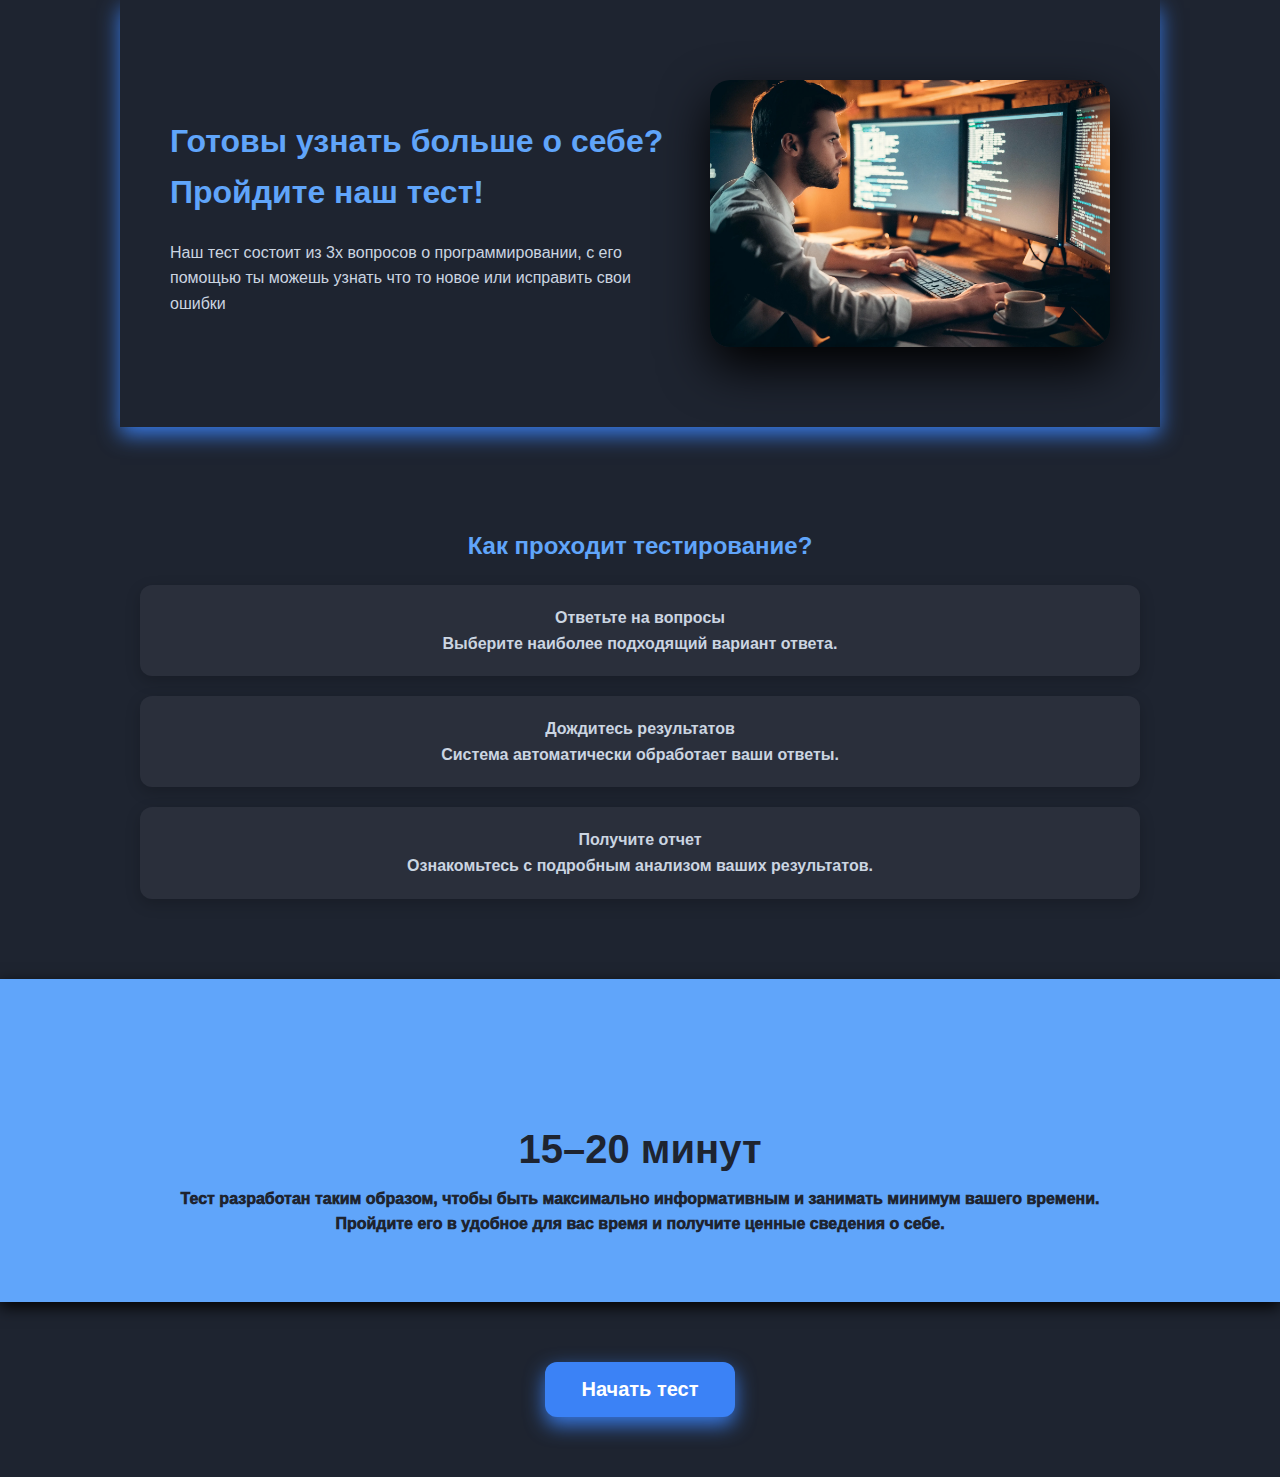
<file: Новая папка (5)/index.html>
<!DOCTYPE html>
<html lang="ru">
<head>
  <meta charset="UTF-8">
  <meta name="viewport" content="width=device-width, initial-scale=1.0">
  <title>Психологический тест</title>
  <link rel="stylesheet" href="styles.css">
  <link rel=”icon” href="img/i.webp" type=”image/x-icon”>

</head>
<body>

  <section class="section hero"> 
    <div>
      <h1>Готовы узнать больше о себе? Пройдите наш тест!</h1>
      <p>Наш тест состоит из 3х вопросов о программировании, с его помощью ты можешь узнать что то новое или исправить свои ошибки </p>
    </div>
    <img src="img/i (1).webp" alt="Тестирование">
  </section>

  <section class="section">
    <h2>Как проходит тестирование?</h2>
    <div class="steps">
      <div><strong>Ответьте на вопросы</strong><br>Выберите наиболее подходящий вариант ответа.</div>
      <div><strong>Дождитесь результатов</strong><br>Система автоматически обработает ваши ответы.</div>
      <div><strong>Получите отчет</strong><br>Ознакомьтесь с подробным анализом ваших результатов.</div>
    </div>
  </section>

  <section class="test-time">
    <h2>Сколько времени займет тест?</h2>
    <p style="font-size: 40px; font-weight: bold;">15–20 минут</p>
    <p>Тест разработан таким образом, чтобы быть максимально информативным и занимать минимум вашего времени.<br>
    Пройдите его в удобное для вас время и получите ценные сведения о себе.</p>
  </section>

  <section class="button-block">
    <button class="start-btn" onclick="startTest()">Начать тест</button>
  </section>

  <script>
    function startTest() {
      window.location.href = 'test.html';
    }
  </script>

</body>
</html>
</file>
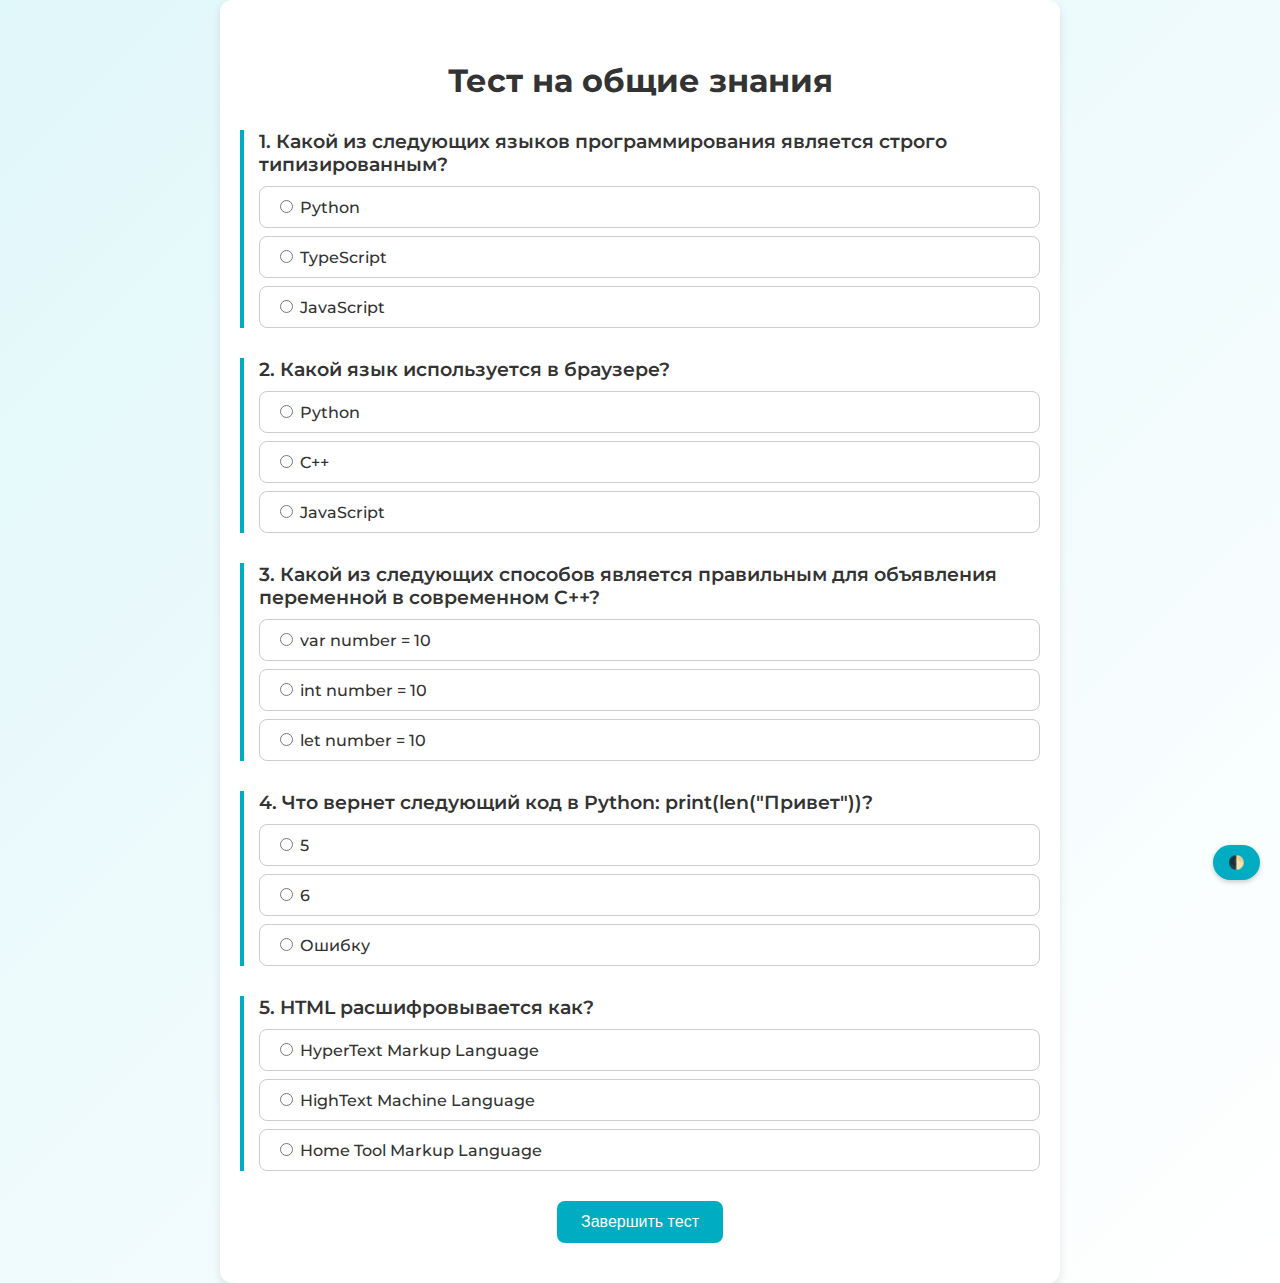
<file: Новая папка (5)/test.html>
<!DOCTYPE html>
<html lang="ru">
<head>
  <meta charset="UTF-8">
  <meta name="viewport" content="width=device-width, initial-scale=1.0">
  <title>Тест на знание</title>
  <link rel="stylesheet" href="style.css">
  <link href="https://fonts.googleapis.com/css2?family=Montserrat:wght@400;600;700&display=swap" rel="stylesheet">
  <style>
    body {
      font-family: 'Montserrat', sans-serif;
      background: linear-gradient(135deg, #e0f7fa, #fff);
      animation: backgroundMove 20s ease infinite alternate;
    }

    @keyframes backgroundMove {
      0% { background-position: 0 0; }
      100% { background-position: 100% 100%; }
    }

    h1, h3 {
      animation: fadeIn 1s ease-in-out;
    }

    @keyframes fadeIn {
      from { opacity: 0; transform: translateY(-10px); }
      to { opacity: 1; transform: translateY(0); }
    }
  </style>
</head>
<body>
  <button class="theme-toggle" title="Переключить тему">🌓</button>

  <div class="section">
    <h1>Тест на общие знания</h1>

    <div class="question-block" data-question="0">
      <h3>1.  Какой из следующих языков программирования является строго типизированным?
      </h3>
      <div class="answers">
        <label><input type="radio" name="q0" value="Python"> Python</label>
        <label><input type="radio" name="q0" value="TypeScript"> TypeScript</label>
        <label><input type="radio" name="q0" value="JavaScript"> JavaScript</label>
      </div>
    </div>

    <div class="question-block" data-question="1">
      <h3>2. Какой язык используется в браузере?</h3>
      <div class="answers">
        <label><input type="radio" name="q1" value="Python"> Python</label>
        <label><input type="radio" name="q1" value="C++"> C++</label>
        <label><input type="radio" name="q1" value="JavaScript"> JavaScript</label>
      </div>
    </div>

    <div class="question-block" data-question="2">
      <h3>3. Какой из следующих способов является правильным для объявления переменной в современном C++?</h3>
      <div class="answers">
        <label><input type="radio" name="q2" value="var number = 10"> var number = 10</label>
        <label><input type="radio" name="q2" value="int number = 10"> int number = 10</label>
        <label><input type="radio" name="q2" value="let number = 10"> let number = 10</label>
      </div>
    </div>

    <div class="question-block" data-question="3">
      <h3>4. Что вернет следующий код в Python: print(len("Привет"))?</h3>
      <div class="answers">
        <label><input type="radio" name="q3" value="5"> 5</label>
        <label><input type="radio" name="q3" value="6"> 6</label>
        <label><input type="radio" name="q3" value="Ошибку"> Ошибку</label>
      </div>
    </div>

    <div class="question-block" data-question="4">
      <h3>5. HTML расшифровывается как?</h3>
      <div class="answers">
        <label><input type="radio" name="q4" value="HyperText Markup Language"> HyperText Markup Language</label>
        <label><input type="radio" name="q4" value="HighText Machine Language"> HighText Machine Language</label>
        <label><input type="radio" name="q4" value="Home Tool Markup Language"> Home Tool Markup Language</label>
      </div>
    </div>

    <button class="submit-btn">Завершить тест</button>
  </div>

  <div class="modal-overlay">
    <div class="modal">
      <h2>Результаты теста</h2>
      <div class="answer-summary"></div>
      <button class="close-btn">Закрыть</button>
    </div>
  </div>

  <script src="script.js"></script>
</body>
</html>
</file>
<file: Новая папка (5)/styles.css>
body {
    margin: 0;
    font-family: 'Segoe UI', Tahoma, Geneva, Verdana, sans-serif;
    background-color: #1e2430;
    color: #cbd5e1;
    line-height: 1.6;
    font-weight: 500;
  }
  
  h1, h2 {
    color: #60a5fa;
    font-weight: 700;
  }
  
  .section {
    padding: 80px 20px;
    text-align: center;
    max-width: 1000px;
    margin: 0 auto;
  }
  
  .hero {
    display: flex;
    flex-wrap: wrap;
    justify-content: center;
    align-items: center;
    gap: 40px;
    box-shadow: 0 8px 20px rgba(59, 130, 246, 0.9);
  }
  
  .hero div {
    max-width: 500px;
    text-align: left;
  }
  
  .hero img {
    width: 400px;
    max-width: 100%;
    border-radius: 20px;
    box-shadow: 0 20px 50px rgba(0, 0, 0, 1);
  }
  
  .steps {
    display: flex;
    flex-direction: column;
    gap: 20px;
    margin-top: 20px;
  }
  
  .steps div {
    background-color: #2a2f3b;
    padding: 20px;
    border-radius: 12px;
    box-shadow: 0 5px 15px rgba(0,0,0,0.2);
    font-weight: 600;
  }
  
  .test-time {
    background-color: #60a5fa;
    color: #1e2430;
    padding: 60px 20px;
    text-align: center;
    box-shadow: 0 5px 15px rgba(0,0,0,0.9);
   
  }
  
  .test-time p {
    margin: 5px 0;
    font-weight: 1000;
    
  }
  
  .button-block {
    padding: 60px 20px;
    text-align: center;
    
  }
  
  .start-btn {
    padding: 16px 36px;
    background-color: #3b82f6;
    color: white;
    border: none;
    font-size: 20px;
    font-weight: bold;
    border-radius: 12px;
    cursor: pointer;
    box-shadow: 0 8px 20px rgba(59, 130, 246, 0.9);
    transition: all 0.3s ease;
  }
  
  .start-btn:hover {
    background-color: #2563eb;
    transform: scale(1.05);
  }
  
  @media (max-width: 768px) {
    .hero {
      flex-direction: column;
      text-align: center;
    }
  
    .hero div {
      text-align: center;
    }
  }
</file>
<file: Новая папка (5)/style.css>
body {
    font-family: Arial, sans-serif;
    background: var(--bg-color);
    margin: 0;
    padding: 0;
    color: var(--text-color);
    transition: background-color 0.3s, color 0.3s;
  }
  
  :root {
    --bg-color: #f9f9f9;
    --text-color: #333;
    --card-color: #fff;
    --border-color: #ccc;
    --primary-color: #00acc1;
    --hover-bg: #f0f0f0;
    --correct-color: green;
    --incorrect-color: red;
    --modal-bg: rgba(0,0,0,0.5);
    --danger: #e57373;
    --danger-hover: #c62828;
    --highlight: #d1ecf1;
    --correct-bg: #e6ffe6;
    --incorrect-bg: #ffe6e6;
  }
  
  body.dark-mode {
    --bg-color: #121212;
    --text-color: #eee;
    --card-color: #1e1e1e;
    --border-color: #444;
    --hover-bg: #2a2a2a;
    --modal-bg: rgba(255,255,255,0.1);
    --correct-bg: #1f3e1f;
    --incorrect-bg: #3e1f1f;
  }
  
  .section {
    max-width: 800px;
    margin: 0 auto;
    padding: 40px 20px;
    background-color: var(--card-color);
    box-shadow: 0 4px 10px rgba(0, 0, 0, 0.1);
    border-radius: 12px;
    transition: all 0.3s ease-in-out;
  }
  
  h1 {
    text-align: center;
    font-weight: 700;
    margin-bottom: 30px;
    animation: fadeIn 1s ease;
  }
  
  .question-block {
    margin-bottom: 30px;
    animation: fadeInUp 0.5s ease;
    border-left: 4px solid var(--primary-color);
    padding-left: 15px;
  }
  
  .question-block h3 {
    font-weight: 600;
    margin-bottom: 10px;
  }
  
  .answers label {
    display: block;
    padding: 10px 15px;
    margin: 8px 0;
    border-radius: 8px;
    border: 1px solid var(--border-color);
    transition: 0.3s;
    cursor: pointer;
    font-weight: 500;
    background-color: transparent;
  }
  
  .answers label:hover {
    background-color: var(--hover-bg);
  }
  
  .answers label.selected {
    background-color: var(--highlight);
    border-color: var(--primary-color);
    transform: scale(1.01);
  }
  
  .answers label.correct {
    background-color: var(--correct-bg);
    border-color: var(--correct-color);
  }
  
  .answers label.incorrect {
    background-color: var(--incorrect-bg);
    border-color: var(--incorrect-color);
  }
  
  .submit-btn {
    background-color: var(--primary-color);
    color: white;
    padding: 12px 24px;
    font-size: 16px;
    border: none;
    border-radius: 8px;
    cursor: pointer;
    transition: background-color 0.3s, transform 0.2s;
    display: block;
    margin: 30px auto 0;
  }
  
  .submit-btn:hover {
    background-color: #008b9a;
    transform: translateY(-2px);
  }
  
  .modal-overlay {
    position: fixed;
    top: 0;
    left: 0;
    right: 0;
    bottom: 0;
    background-color: var(--modal-bg);
    display: none;
    align-items: center;
    justify-content: center;
    z-index: 999;
  }
  
  .modal {
    background-color: var(--card-color);
    color: var(--text-color);
    padding: 30px;
    border-radius: 10px;
    max-width: 600px;
    width: 90%;
    box-shadow: 0 4px 15px rgba(0,0,0,0.2);
    animation: fadeInScale 0.4s ease;
  }
  
  .modal h2 {
    margin-top: 0;
  }
  
  .modal .answer-summary {
    margin-top: 15px;
    font-weight: 500;
    padding-left: 15px;
  }
  
  .correct {
    color: var(--correct-color);
    font-weight: 600;
  }
  
  .incorrect {
    color: var(--incorrect-color);
    font-weight: 600;
  }
  
  .close-btn {
    background-color: var(--danger);
    color: white;
    padding: 10px 20px;
    font-size: 14px;
    border: none;
    border-radius: 6px;
    margin-top: 20px;
    cursor: pointer;
    transition: 0.3s;
  }
  
  .close-btn:hover {
    background-color: var(--danger-hover);
  }
  
  @keyframes fadeIn {
    from { opacity: 0; }
    to { opacity: 1; }
  }
  
  @keyframes fadeInUp {
    from { opacity: 0; transform: translateY(20px); }
    to { opacity: 1; transform: translateY(0); }
  }
  
  @keyframes fadeInScale {
    from { opacity: 0; transform: scale(0.9); }
    to { opacity: 1; transform: scale(1); }
  }
  
  @media (max-width: 600px) {
    .section {
      padding: 20px 10px;
    }
  
    .submit-btn {
      width: 100%;
    }
  
    .modal {
      padding: 20px;
    }
  }
  
  /* Theme toggle button */
  .theme-toggle {
    position: fixed;
    bottom: 20px;
    right: 20px;
    background-color: var(--primary-color);
    color: #fff;
    border: none;
    padding: 10px 15px;
    border-radius: 50px;
    cursor: pointer;
    box-shadow: 0 2px 5px rgba(0,0,0,0.2);
    z-index: 1000;
    transition: background-color 0.3s;
  }
  
  .theme-toggle:hover {
    background-color: #008b9a;
  }
</file>
